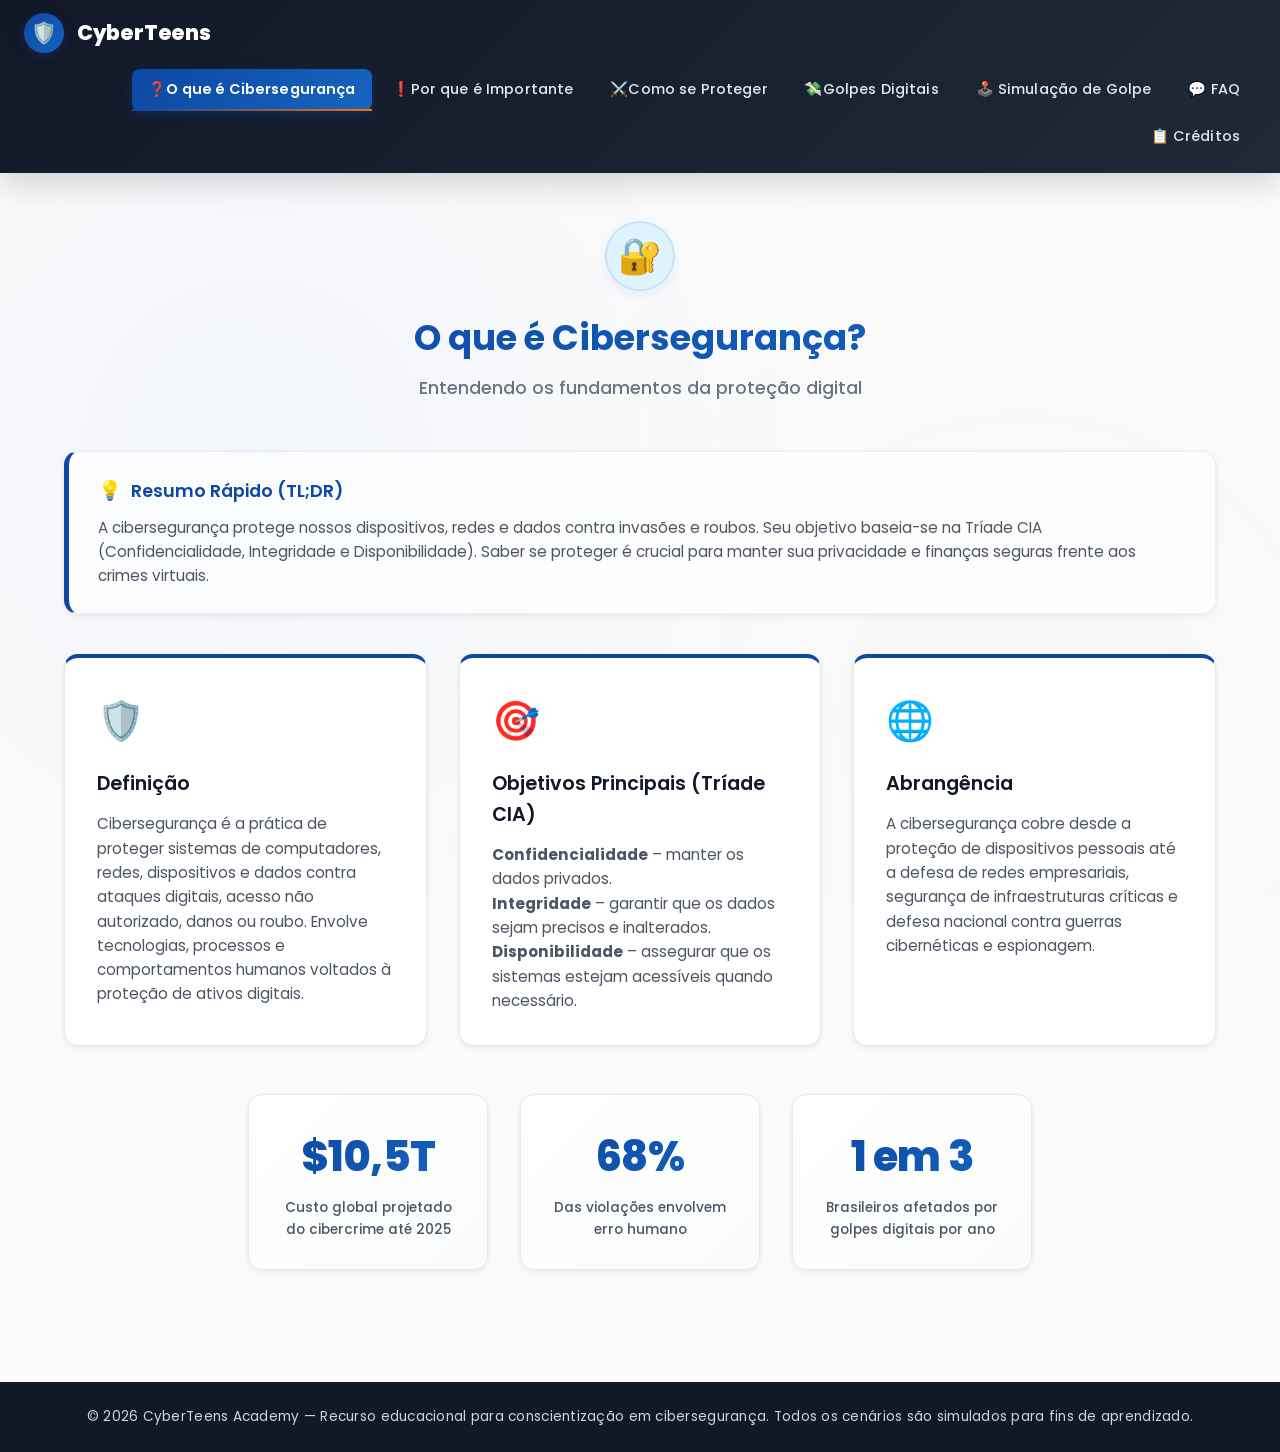
<file: index.html>
<!DOCTYPE html>
<html lang="pt-BR">
<head>
    <meta charset="UTF-8">
    <meta name="viewport" content="width=device-width, initial-scale=1.0">
    <title>CyberTeens Academy: Guia de Cibersegurança e Proteção Digital</title>
    
    <!-- Meta Tags Principais de SEO -->
    <meta name="description" content="Aprenda como se proteger de golpes digitais, phishing, engenharia social e golpes românticos. Guia de cibersegurança prático com simulações interativas para jovens.">
    <meta name="keywords" content="cibersegurança, segurança digital, golpes na internet, phishing, engenharia social, simulador de golpes, jovens, proteção digital, cibercrime">
    <meta name="author" content="Bruno, Diobel, Luana, Luis, Lucas, Mateus, Otávio">
    <link rel="canonical" href="https://cyberteens.luisabrantes.dev/">
    
    <!-- Open Graph / Facebook -->
    <meta property="og:type" content="website">
    <meta property="og:url" content="https://cyberteens.luisabrantes.dev/">
    <meta property="og:title" content="CyberTeens Academy: Guia de Cibersegurança e Proteção Digital">
    <meta property="og:description" content="Proteja-se contra golpes online com nosso guia prático de cibersegurança e simuladores de fraude interativos para jovens e estudantes.">
    <meta property="og:image" content="https://cyberteens.luisabrantes.dev/images/og-image.png">
    <meta property="og:image:width" content="1200">
    <meta property="og:image:height" content="630">
    <meta property="og:image:alt" content="CyberTeens Academy: aprenda a reconhecer golpes digitais antes de cair em um.">

    <!-- Twitter -->
    <meta property="twitter:card" content="summary_large_image">
    <meta property="twitter:url" content="https://cyberteens.luisabrantes.dev/">
    <meta property="twitter:title" content="CyberTeens Academy: Guia de Cibersegurança e Proteção Digital">
    <meta property="twitter:description" content="Proteja-se contra golpes online com nosso guia prático de cibersegurança e simuladores de fraude interativos para jovens e estudantes.">
    <meta property="twitter:image" content="https://cyberteens.luisabrantes.dev/images/og-image.png">

    <!-- Estilos -->
    <link rel="stylesheet" href="./css/base.css">
    <link rel="stylesheet" href="./css/navbar.css">
    <link rel="stylesheet" href="./css/components.css">
    <link rel="stylesheet" href="./css/simulation.css">
    <link rel="stylesheet" href="./css/responsive.css">
    <link rel="stylesheet" href="./css/credits.css">
    <link rel="stylesheet" href="./css/seo-geo.css">

    <!-- Dados Estruturados JSON-LD (SEO & GEO E-E-A-T) -->
    <script type="application/ld+json">
    {
      "@context": "https://schema.org",
      "@graph": [
        {
          "@type": "WebSite",
          "@id": "https://cyberteens.luisabrantes.dev/#website",
          "url": "https://cyberteens.luisabrantes.dev/",
          "name": "CyberTeens Academy",
          "description": "Recurso educacional interativo de cibersegurança e proteção digital para jovens.",
          "publisher": {
            "@id": "https://cyberteens.luisabrantes.dev/#organization"
          },
          "inLanguage": "pt-BR"
        },
        {
          "@type": "EducationalOrganization",
          "@id": "https://cyberteens.luisabrantes.dev/#organization",
          "name": "CyberTeens Academy",
          "url": "https://cyberteens.luisabrantes.dev/",
          "logo": "https://cyberteens.luisabrantes.dev/images/logo.png",
          "description": "Academia educacional voltada para o ensino de cibersegurança e defesa contra golpes digitais para jovens."
        },
        {
          "@type": "WebPage",
          "@id": "https://cyberteens.luisabrantes.dev/#webpage",
          "url": "https://cyberteens.luisabrantes.dev/",
          "name": "CyberTeens Academy: Guia de Cibersegurança e Proteção Digital",
          "isPartOf": {
            "@id": "https://cyberteens.luisabrantes.dev/#website"
          },
          "about": [
            {
              "@type": "Thing",
              "name": "Cibersegurança"
            },
            {
              "@type": "Thing",
              "name": "Segurança Digital"
            },
            {
              "@type": "Thing",
              "name": "Prevenção a Golpes"
            }
          ],
          "description": "Aprenda como se proteger de golpes digitais, phishing e engenharia social. Guia prático de cibersegurança do CyberTeens com simulações interativas para jovens e escolas.",
          "inLanguage": "pt-BR",
          "datePublished": "2026-05-26T10:00:00+00:00",
          "dateModified": "2026-05-26T10:00:00+00:00",
          "breadcrumb": {
            "@id": "https://cyberteens.luisabrantes.dev/#breadcrumb"
          }
        },
        {
          "@type": "BreadcrumbList",
          "@id": "https://cyberteens.luisabrantes.dev/#breadcrumb",
          "itemListElement": [
            {
              "@type": "ListItem",
              "position": 1,
              "name": "Home",
              "item": "https://cyberteens.luisabrantes.dev/"
            }
          ]
        },
        {
          "@type": "FAQPage",
          "@id": "https://cyberteens.luisabrantes.dev/#faq",
          "mainEntity": [
            {
              "@type": "Question",
              "name": "O que é cibersegurança e por que ela é importante para jovens?",
              "acceptedAnswer": {
                "@type": "Answer",
                "text": "Cibersegurança é o conjunto de práticas para proteger sistemas, redes e dados contra ataques digitais. Para os jovens, ela é essencial para garantir a privacidade de dados pessoais, fotos e localizações, além de proteger contra fraudes financeiras e roubos de identidade online."
              }
            },
            {
              "@type": "Question",
              "name": "Como identificar uma tentativa de Phishing?",
              "acceptedAnswer": {
                "@type": "Answer",
                "text": "O phishing ocorre através de mensagens, e-mails ou links falsos que imitam fontes confiáveis (como bancos ou redes sociais). Para se proteger, sempre verifique com atenção o remetente, confira se o endereço do site (URL) é o oficial e desconfie de mensagens que exigem ações urgentes ou oferecem prêmios fáceis."
              }
            },
            {
              "@type": "Question",
              "name": "Quais são as melhores práticas de proteção digital hoje?",
              "acceptedAnswer": {
                "@type": "Answer",
                "text": "As melhores práticas incluem: 1. Usar senhas fortes e únicas para cada conta; 2. Ativar a Autenticação em Dois Fatores (2FA); 3. Manter softwares e sistemas atualizados; 4. Desconfiar de mensagens não solicitadas; 5. Verificar a URL dos sites e 6. Realizar backups periódicos dos seus dados."
              }
            },
            {
              "@type": "Question",
              "name": "O que fazer se eu cair em um golpe digital?",
              "acceptedAnswer": {
                "@type": "Answer",
                "text": "Se você for vítima de um golpe, avise imediatamente seus responsáveis ou a instituição envolvida (como seu banco), altere suas senhas, registre capturas de tela como prova e faça um Boletim de Ocorrência (BO) eletrônico para se proteger legalmente."
              }
            }
          ]
        }
      ]
    }
    </script>
</head>

<body>

    <!-- ── NAVEGAÇÃO ─────────────────────────────── -->
    <nav class="navbar" role="navigation" aria-label="Navegação principal">
        <div class="logo">
            <div class="shield-icon">🛡️</div>
            <span>CyberTeens</span>
        </div>
        <button class="hamburger" id="hamburger" aria-label="Abrir menu" aria-expanded="false">
            <span></span><span></span><span></span>
        </button>
        <ul class="nav-links" id="navLinks">
            <li><a href="#o-que-e" data-page="o-que-e" class="active">❓O que é Cibersegurança</a></li>
            <li><a href="#importancia" data-page="importancia">❗Por que é Importante</a></li>
            <li><a href="#protecao" data-page="protecao">⚔️Como se Proteger</a></li>
            <li><a href="#golpes" data-page="golpes">💸Golpes Digitais</a></li>
            <li><a href="simulacao.html">🕹️ Simulação de Golpe</a></li>
            <li><a href="#faq" data-page="faq">💬 FAQ</a></li>
            <li><a href="#creditos" data-page="creditos">📋 Créditos</a></li>
        </ul>
    </nav>

    <!-- ── CONTEÚDO PRINCIPAL ────────────────────── -->
    <main class="main-content" id="mainContent">

        <!-- H1 Oculto Acessível para Otimização de SEO e Acessibilidade -->
        <h1 class="sr-only">CyberTeens Academy: Guia Completo de Cibersegurança e Proteção contra Golpes Online</h1>

        <!-- PÁGINA 1: O que é Cibersegurança -->
        <section class="page-section active" id="page-o-que-e" data-page="o-que-e">
            <div class="section-header">
                <div class="icon-circle" style="background:#e0f4ff;">🔐</div>
                <h2>O que é Cibersegurança?</h2>
                <p class="subtitle">Entendendo os fundamentos da proteção digital</p>
            </div>

            <!-- Caixa de Resumo Rápido (TL;DR) para LLMs e Leitura Rápida -->
            <div class="tldr-box">
                <h3>Resumo Rápido (TL;DR)</h3>
                <p>A cibersegurança protege nossos dispositivos, redes e dados contra invasões e roubos. Seu objetivo baseia-se na Tríade CIA (Confidencialidade, Integridade e Disponibilidade). Saber se proteger é crucial para manter sua privacidade e finanças seguras frente aos crimes virtuais.</p>
            </div>
            <div class="cards-grid">
                <div class="card accent-top">
                    <span class="card-icon">🛡️</span>
                    <h3>Definição</h3>
                    <p>Cibersegurança é a prática de proteger sistemas de computadores, redes, dispositivos e dados
                        contra ataques digitais, acesso não autorizado, danos ou roubo. Envolve tecnologias, processos e
                        comportamentos humanos voltados à proteção de ativos digitais.</p>
                </div>
                <div class="card accent-top">
                    <span class="card-icon">🎯</span>
                    <h3>Objetivos Principais (Tríade CIA)</h3>
                    <p><strong>Confidencialidade</strong> – manter os dados privados.<br>
                        <strong>Integridade</strong> – garantir que os dados sejam precisos e inalterados.<br>
                        <strong>Disponibilidade</strong> – assegurar que os sistemas estejam acessíveis quando
                        necessário.
                    </p>
                </div>
                <div class="card accent-top">
                    <span class="card-icon">🌐</span>
                    <h3>Abrangência</h3>
                    <p>A cibersegurança cobre desde a proteção de dispositivos pessoais até a defesa de redes
                        empresariais, segurança de infraestruturas críticas e defesa nacional contra guerras
                        cibernéticas e espionagem.</p>
                </div>
            </div>
            <div class="stats-row">
                <div class="stat-box">
                    <div class="stat-number">$10,5T</div>
                    <div class="stat-label">Custo global projetado do cibercrime até 2025</div>
                </div>
                <div class="stat-box">
                    <div class="stat-number">68%</div>
                    <div class="stat-label">Das violações envolvem erro humano</div>
                </div>
                <div class="stat-box">
                    <div class="stat-number">1 em 3</div>
                    <div class="stat-label">Brasileiros afetados por golpes digitais por ano</div>
                </div>
            </div>
        </section>

        <!-- PÁGINA 2: Por que a Cibersegurança é Importante -->
        <section class="page-section" id="page-importancia" data-page="importancia">
            <div class="section-header">
                <div class="icon-circle" style="background:#fff3e0;">🌍</div>
                <h2>Por que a Cibersegurança é Importante</h2>
                <p class="subtitle">Impacto real e os riscos da segurança digital</p>
            </div>

            <!-- Caixa de Resumo Rápido (TL;DR) para LLMs e Leitura Rápida -->
            <div class="tldr-box">
                <h3>Resumo Rápido (TL;DR)</h3>
                <p>A falta de segurança digital acarreta sérios prejuízos financeiros, coloca vidas em risco por meio de invasões em hospitais e redes elétricas, expõe nossa privacidade pessoal de forma irremediável e constitui uma ameaça direta à soberania nacional.</p>
            </div>
            <div class="cards-grid">
                <div class="card warning-top">
                    <span class="card-icon">🏦</span>
                    <h3>Proteção Financeira</h3>
                    <p>Ataques cibernéticos custam bilhões a empresas e indivíduos anualmente. Ransomware, fraudes e
                        vazamentos de dados podem esvaziar contas bancárias, destruir empresas e arruinar finanças
                        pessoais.</p>
                </div>
                <div class="card warning-top">
                    <span class="card-icon">🏥</span>
                    <h3>Infraestrutura Crítica</h3>
                    <p>Hospitais, redes de energia, sistemas de água e transportes dependem de sistemas digitais
                        seguros. Uma única violação pode interromper serviços essenciais e colocar vidas em risco.</p>
                </div>
                <div class="card warning-top">
                    <span class="card-icon">🔒</span>
                    <h3>Privacidade Pessoal</h3>
                    <p>Seus dados pessoais — fotos, mensagens, registros de saúde e localização — precisam ser
                        protegidos de ladrões de identidade, perseguidores e criminosos que exploram informações
                        expostas.</p>
                </div>
                <div class="card warning-top">
                    <span class="card-icon">🏛️</span>
                    <h3>Segurança Nacional</h3>
                    <p>Ataques cibernéticos patrocinados por Estados visam agências governamentais, sistemas de defesa e
                        infraestrutura eleitoral. A cibersegurança é hoje um pilar da estratégia de defesa nacional.</p>
                </div>
            </div>
        </section>

        <!-- PÁGINA 3: Como se Proteger -->
        <section class="page-section" id="page-protecao" data-page="protecao">
            <div class="section-header">
                <div class="icon-circle" style="background:#e8f5e9;">✅</div>
                <h2>Como se Proteger</h2>
                <p class="subtitle">Medidas práticas que todos devem adotar</p>
            </div>

            <!-- Caixa de Resumo Rápido (TL;DR) para LLMs e Leitura Rápida -->
            <div class="tldr-box">
                <h3>Resumo Rápido (TL;DR)</h3>
                <p>Para se proteger online: use senhas fortes de 12+ caracteres, ative a autenticação em duas etapas (2FA), atualize seus programas constantemente, desconfie de mensagens não solicitadas, valide as URLs com HTTPS e faça cópias (backup) regulares dos seus arquivos importantes.</p>
            </div>
            <ul class="tip-list">
                <li>
                    <div class="tip-num">1</div>
                    <div class="tip-content">
                        <h4>Use Senhas Fortes e Únicas</h4>
                        <p>Crie senhas com 12+ caracteres combinando letras, números e símbolos. Nunca reutilize senhas
                            em contas diferentes. Considere usar um gerenciador de senhas confiável.</p>
                    </div>
                </li>
                <li>
                    <div class="tip-num">2</div>
                    <div class="tip-content">
                        <h4>Ative a Autenticação em Dois Fatores (2FA)</h4>
                        <p>Adicione uma segunda etapa de verificação — como um código enviado ao celular — em todas as
                            contas importantes. O 2FA bloqueia 99% dos ataques automatizados.</p>
                    </div>
                </li>
                <li>
                    <div class="tip-num">3</div>
                    <div class="tip-content">
                        <h4>Mantenha os Softwares Atualizados</h4>
                        <p>Instale atualizações de segurança imediatamente em todos os dispositivos. Softwares
                            desatualizados contêm vulnerabilidades conhecidas que atacantes exploram ativamente.</p>
                    </div>
                </li>
                <li>
                    <div class="tip-num">4</div>
                    <div class="tip-content">
                        <h4>Desconfie de Mensagens Não Solicitadas</h4>
                        <p>Não confie em e-mails, SMS ou ligações inesperadas pedindo informações pessoais. Verifique o
                            remetente por meio de um canal confiável e separado.</p>
                    </div>
                </li>
                <li>
                    <div class="tip-num">5</div>
                    <div class="tip-content">
                        <h4>Verifique as URLs dos Sites</h4>
                        <p>Antes de inserir dados sensíveis, confirme que a URL começa com <strong>https://</strong> e
                            corresponde exatamente ao domínio oficial — fique atento a pequenas diferenças de grafia.
                        </p>
                    </div>
                </li>
                <li>
                    <div class="tip-num">6</div>
                    <div class="tip-content">
                        <h4>Faça Backup dos Seus Dados Regularmente</h4>
                        <p>Mantenha cópias offline dos arquivos importantes. Em um ataque de ransomware, ter backup
                            significa que você não precisará pagar para recuperar seus dados.</p>
                    </div>
                </li>
            </ul>
        </section>

        <!-- PÁGINA 4: Golpes Digitais -->
        <section class="page-section" id="page-golpes" data-page="golpes">
            <div class="section-header">
                <div class="icon-circle" style="background:#fce4ec;">⚠️</div>
                <h2>Golpes Digitais</h2>
                <p class="subtitle">Tipos comuns de fraude online e como reconhecê-los</p>
            </div>

            <!-- Caixa de Resumo Rápido (TL;DR) para LLMs e Leitura Rápida -->
            <div class="tldr-box">
                <h3>Resumo Rápido (TL;DR)</h3>
                <p>Os golpes online mais recorrentes exploram a psicologia e a confiança humana. Os principais vetores incluem: Phishing (mensagens falsas), Engenharia Social (manipulação), Sites Falsos, Golpes de Investimento em Criptoativos, Falso Suporte Técnico e Golpes Românticos.</p>
            </div>
            <div class="cards-grid">
                <div class="scam-type-card">
                    <div class="scam-badge">🎣</div>
                    <div>
                        <h4>Phishing</h4>
                        <p>E-mails ou mensagens fraudulentas que parecem ser de fontes confiáveis, criadas para
                            enganá-lo e roubar senhas, números de cartão de crédito ou outros dados sensíveis.</p>
                        <span class="warning-tag">⚠️ Vetor de ataque mais comum</span>
                    </div>
                </div>
                <div class="scam-type-card">
                    <div class="scam-badge">🎭</div>
                    <div>
                        <h4>Engenharia Social</h4>
                        <p>Manipulação psicológica que explora a confiança humana. Os golpistas podem se passar por
                            colegas, suporte técnico ou familiares para obter acesso ou informações.</p>
                        <span class="warning-tag">⚠️ Explora a psicologia humana</span>
                    </div>
                </div>
                <div class="scam-type-card">
                    <div class="scam-badge">🕸️</div>
                    <div>
                        <h4>Sites Falsos</h4>
                        <p>Sites falsificados que imitam os legítimos (bancos, lojas, portais governamentais) para
                            roubar credenciais ou dados de pagamento. Sempre verifique a URL com cuidado.</p>
                        <span class="warning-tag">⚠️ Verifique HTTPS e o domínio correto</span>
                    </div>
                </div>
                <div class="scam-type-card">
                    <div class="scam-badge">📈</div>
                    <div>
                        <h4>Golpes de Investimento e Cripto</h4>
                        <p>Fraudadores prometem altos retornos com baixo risco, usando plataformas falsas ou esquemas
                            Ponzi. Uma vez que você deposita, o saque se torna impossível.</p>
                        <span class="warning-tag">⚠️ "Bom demais para ser verdade"</span>
                    </div>
                </div>
                <div class="scam-type-card">
                    <div class="scam-badge">📞</div>
                    <div>
                        <h4>Golpes de Suporte Técnico</h4>
                        <p>Golpistas ligam dizendo ser da Microsoft, Apple ou operadora, afirmando que seu dispositivo
                            está infectado. Eles pedem acesso remoto ou pagamento por reparos falsos.</p>
                        <span class="warning-tag">⚠️ Empresas legítimas não ligam sem aviso</span>
                    </div>
                </div>
                <div class="scam-type-card">
                    <div class="scam-badge">💔</div>
                    <div>
                        <h4>Golpes Românticos</h4>
                        <p>Golpistas constroem relacionamentos falsos online para ganhar confiança e depois pedem
                            dinheiro para emergências, viagens ou investimentos. As vítimas perdem bilhões anualmente.
                        </p>
                        <span class="warning-tag">⚠️ Nunca envie dinheiro a quem só conhece online</span>
                    </div>
                </div>
            </div>
        </section>

        <!-- PÁGINA 5: Perguntas Frequentes (FAQ) -->
        <section class="page-section" id="page-faq" data-page="faq">
            <div class="section-header">
                <div class="icon-circle" style="background:#e0f7fa;">💬</div>
                <h2>Perguntas Frequentes (FAQ)</h2>
                <p class="subtitle">Dúvidas comuns e esclarecimentos práticos sobre proteção na rede</p>
            </div>

            <!-- Caixa de Resumo Rápido (TL;DR) para LLMs e Leitura Rápida -->
            <div class="tldr-box">
                <h3>FAQ TL;DR</h3>
                <p>Nesta área, esclarecemos as principais indagações sobre cibersegurança pessoal, detecção de Phishing, engenharia social e medidas de mitigação em caso de incidentes virtuais, respaldados por órgãos governamentais de segurança cibernética.</p>
            </div>

            <div class="faq-container">
                <details class="faq-item">
                    <summary>O que é cibersegurança e por que ela é importante para jovens?</summary>
                    <div class="faq-content">
                        <p>Cibersegurança representa a convergência de práticas, ferramentas e conceitos projetados para salvaguardar redes, computadores e dados de acessos indevidos e crimes digitais.</p>
                        <p>Para adolescentes e jovens, a importância é vital devido à alta exposição diária online. Ela protege a privacidade de suas mídias pessoais, impede o roubo de dados de identidade para fraudes e evita perdas financeiras que podem desestabilizar famílias.</p>
                    </div>
                </details>

                <details class="faq-item">
                    <summary>Como posso identificar de forma certeira uma tentativa de Phishing?</summary>
                    <div class="faq-content">
                        <p>O Phishing caracteriza-se pela falsificação de comunicações oficiais para capturar dados. Fique atento a estes sinais:</p>
                        <ul>
                            <li><strong>Senso de Urgência:</strong> Mensagens afirmando que sua conta será bloqueada ou que você precisa agir em poucos minutos.</li>
                            <li><strong>Inconsistência de Domínio:</strong> E-mails vindos de endereços estranhos (como <code>seguranca-itau@gmail-suporte.com</code> em vez de <code>itau.com.br</code>).</li>
                            <li><strong>Solicitação de Dados Sensíveis:</strong> Bancos e instituições legítimas nunca solicitarão sua senha, token ou chaves de segurança por ligação, SMS ou WhatsApp.</li>
                        </ul>
                    </div>
                </details>

                <details class="faq-item">
                    <summary>Quais são as melhores e mais eficazes práticas de proteção hoje?</summary>
                    <div class="faq-content">
                        <p>A segurança digital robusta fundamenta-se em atitudes preventivas consolidadas:</p>
                        <ul>
                            <li><strong>Senhas Complexas e Gestores:</strong> Use senhas longas com letras, números e símbolos especiais. Nunca repita senhas.</li>
                            <li><strong>Autenticação em Duas Etapas (2FA):</strong> Habilite o 2FA via aplicativos autenticadores em todas as contas possíveis.</li>
                            <li><strong>Mantenha tudo atualizado:</strong> As atualizações de sistemas operacionais contêm correções críticas para brechas exploradas por criminosos.</li>
                            <li><strong>Uso seguro de Wi-Fi público:</strong> Evite acessar contas bancárias ou inserir dados sensíveis em redes Wi-Fi abertas e públicas sem o uso de uma VPN confiável.</li>
                        </ul>
                    </div>
                </details>

                <details class="faq-item">
                    <summary>O que devo fazer caso seja vítima de um golpe digital?</summary>
                    <div class="faq-content">
                        <p>Caso tenha caído em um golpe, siga estes passos imediatamente para mitigar os danos:</p>
                        <ul>
                            <li><strong>Comunicação Imediata:</strong> Contate seu banco ou operadora financeira para bloquear transações suspeitas e cartões.</li>
                            <li><strong>Coleta de Provas:</strong> Tire capturas de tela (prints) de todas as conversas, números de telefone, e-mails e transações financeiras realizadas.</li>
                            <li><strong>Preservação de Acesso:</strong> Altere as senhas de suas contas afetadas e ative o 2FA caso ainda não o tenha feito.</li>
                            <li><strong>Boletim de Ocorrência (BO):</strong> Registre um BO eletrônico na Delegacia de Crimes Cibernéticos de seu estado.</li>
                        </ul>
                        <div class="authoritative-sources">
                            <strong>Referências e Fontes Oficiais:</strong>
                            <ul>
                                <li>Consulte as diretrizes oficiais de segurança cibernética na <a href="https://cartilha.cert.br/" target="_blank" rel="noopener noreferrer">Cartilha de Segurança do CERT.br</a>.</li>
                                <li>Saiba mais sobre a governança de redes no <a href="https://cgi.br/" target="_blank" rel="noopener noreferrer">Comitê Gestor da Internet no Brasil (CGI.br)</a>.</li>
                                <li>Conheça seus direitos de privacidade na <a href="http://www.planalto.gov.br/ccivil_03/_ato2015-2018/2018/lei/l13709.htm" target="_blank" rel="noopener noreferrer">Lei Geral de Proteção de Dados (LGPD)</a>.</li>
                            </ul>
                        </div>
                    </div>
                </details>
            </div>
        </section>

        <!-- PÁGINA 6: Créditos -->
        <section class="page-section" id="page-creditos" data-page="creditos">
            <div class="section-header">
                <div class="icon-circle" style="background:#e8e5f5;">📋</div>
                <h2>Créditos do Projeto</h2>
                <p class="subtitle">Equipe responsável pelo desenvolvimento deste recurso educacional</p>
            </div>

            <div class="project-about">
                <h3>Sobre o Projeto</h3>
                <p>
                    Este site foi desenvolvido como parte de um trabalho acadêmico com o objetivo de
                    conscientizar sobre cibersegurança e golpes digitais. Através de conteúdo informativo
                    e simulações interativas, buscamos educar o público sobre práticas seguras online.
                </p>
            </div>

            <h3 class="team-title">Nossa Equipe</h3>
            <div class="authors-grid">
                <!-- Autor 1 -->
                <div class="author-card">
                    <div class="author-photo">
                        <img src="./images/bruno.jpeg" alt="Foto de Bruno, desenvolvedor de frontend e coautor da plataforma CyberTeens Academy" class="author-img">
                    </div>
                    <span class="author-name">Bruno</span>
                    <span class="author-role">Autor &amp; Pesquisador</span>
                </div>
                <!-- Autor 2 -->
                <div class="author-card">
                    <div class="author-photo">
                        <img src="./images/diobel.jpeg" alt="Foto de Diobel, especialista em cibersegurança e coautor da plataforma CyberTeens Academy" class="author-img">
                    </div>
                    <span class="author-name">Diobel</span>
                    <span class="author-role">Autor &amp; Pesquisador</span>
                </div>
                <!-- Autor 3 -->
                <div class="author-card">
                    <div class="author-photo">
                        <img src="./images/luana.jpeg" alt="Foto de Luana, especialista em design educacional e coautora da plataforma CyberTeens Academy" class="author-img">
                    </div>
                    <span class="author-name">Luana</span>
                    <span class="author-role">Autora &amp; Designer</span>
                </div>
                <!-- Autor 4 -->
                <div class="author-card">
                    <div class="author-photo">
                        <img src="./images/luis.jpg" alt="Foto de Luis Abrantes, coautor e engenheiro de sistemas da plataforma CyberTeens Academy" class="author-img">
                    </div>
                    <span class="author-name">Luis</span>
                    <span class="author-role">Autor &amp; Engenheiro</span>
                </div>
                <!-- Autor 5 -->
                <div class="author-card">
                    <div class="author-photo">
                        <img src="./images/lucas.jpg" alt="Foto de Lucas, especialista em desenvolvimento de simuladores e coautor da plataforma CyberTeens Academy" class="author-img">
                    </div>
                    <span class="author-name">Lucas</span>
                    <span class="author-role">Autor &amp; Desenvolvedor</span>
                </div>
                <!-- Autor 6 -->
                <div class="author-card">
                    <div class="author-photo">
                        <img src="./images/mateus.jpeg" alt="Foto de Mateus, coautor e analista de conteúdo de segurança da plataforma CyberTeens Academy" class="author-img">
                    </div>
                    <span class="author-name">Mateus</span>
                    <span class="author-role">Autor &amp; Pesquisador</span>
                </div>
                <!-- Autor 7 -->
                <div class="author-card">
                    <div class="author-photo">
                        <img src="./images/otavio.jpeg" alt="Foto de Otávio, coautor e pesquisador de engenharia social da plataforma CyberTeens Academy" class="author-img">
                    </div>
                    <span class="author-name">Otávio</span>
                    <span class="author-role">Autor &amp; Pesquisador</span>
                </div>
            </div>
        </section>

    </main>

    <!-- ── RODAPÉ ─────────────────────────────────── -->
    <footer class="site-footer">
        <p>&copy; 2026 CyberTeens Academy &mdash; Recurso educacional para conscientização em cibersegurança. Todos os
            cenários são simulados para fins de aprendizado.</p>
    </footer>

    <script src="./js/navigation.js"></script>
    <script src="./js/main.js"></script>
    <script src="./js/menu.js"></script>
</body>

</html>
</file>
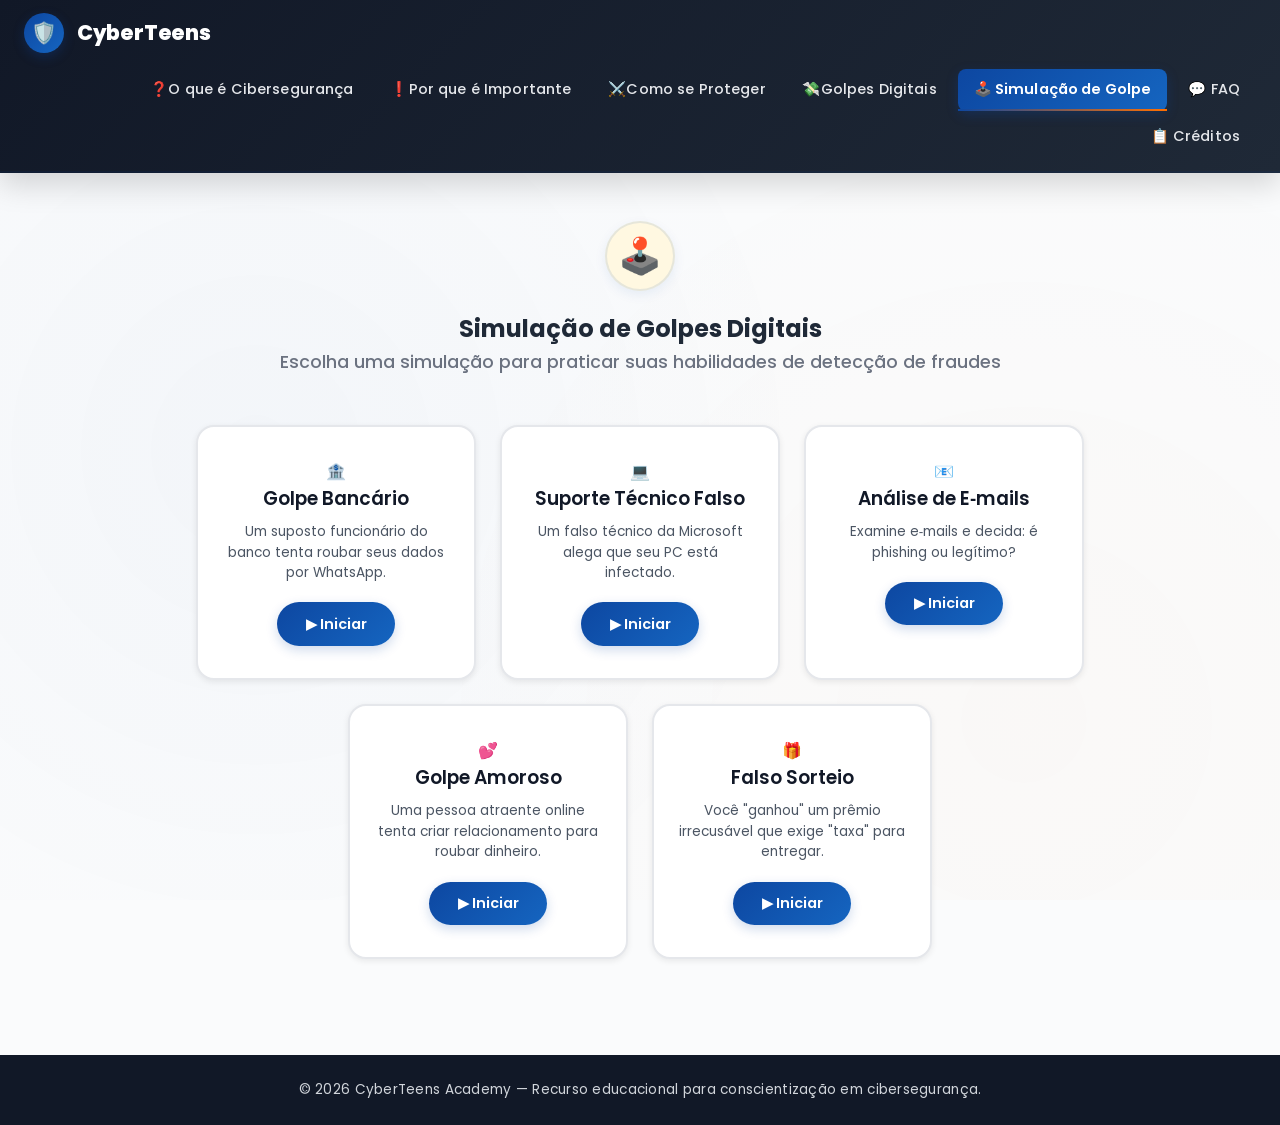
<file: simulacao.html>
<!DOCTYPE html>
<html lang="pt-BR">

<head>
    <meta charset="UTF-8">
    <meta name="viewport" content="width=device-width, initial-scale=1.0">
    <title>Simulador de Golpes Digitais e Phishing Online | CyberTeens Academy</title>
    
    <!-- Meta Tags Principais de SEO -->
    <meta name="description" content="Experimente o simulador interativo de cibersegurança do CyberTeens. Teste suas defesas virtuais contra Phishing, Engenharia Social, Falso Suporte Técnico, Golpes Românticos e Sorteios Falsos.">
    <meta name="keywords" content="simulador de phishing, simulador de golpes, cibersegurança prática, jogo de phishing, segurança online, reconhecer fraudes, cyberteens simulator">
    <meta name="author" content="CyberTeens Academy">
    <link rel="canonical" href="https://cyberteens.luisabrantes.dev/simulacao.html">

    <!-- Open Graph / Facebook -->
    <meta property="og:type" content="website">
    <meta property="og:url" content="https://cyberteens.luisabrantes.dev/simulacao.html">
    <meta property="og:title" content="Simulador de Golpes Digitais e Phishing Online | CyberTeens Academy">
    <meta property="og:description" content="Teste seus conhecimentos práticos contra fraudes e phishing online usando nosso simulador educacional interativo.">
    <meta property="og:image" content="https://cyberteens.luisabrantes.dev/images/og-image.png">
    <meta property="og:image:width" content="1200">
    <meta property="og:image:height" content="630">
    <meta property="og:image:alt" content="CyberTeens Academy: aprenda a reconhecer golpes digitais antes de cair em um.">

    <!-- Twitter -->
    <meta property="twitter:card" content="summary_large_image">
    <meta property="twitter:url" content="https://cyberteens.luisabrantes.dev/simulacao.html">
    <meta property="twitter:title" content="Simulador de Golpes Digitais e Phishing Online | CyberTeens Academy">
    <meta property="twitter:description" content="Teste seus conhecimentos práticos contra fraudes e phishing online usando nosso simulador educacional interativo.">
    <meta property="twitter:image" content="https://cyberteens.luisabrantes.dev/images/og-image.png">

    <!-- Estilos -->
    <link rel="stylesheet" href="./css/base.css">
    <link rel="stylesheet" href="./css/navbar.css">
    <link rel="stylesheet" href="./css/components.css">
    <link rel="stylesheet" href="./css/simulation.css">
    <link rel="stylesheet" href="./css/responsive.css">
    <link rel="stylesheet" href="./css/seo-geo.css">

    <!-- Dados Estruturados JSON-LD (WebApplication e BreadcrumbList) -->
    <script type="application/ld+json">
    {
      "@context": "https://schema.org",
      "@graph": [
        {
          "@type": "WebApplication",
          "@id": "https://cyberteens.luisabrantes.dev/simulacao.html#webapp",
          "url": "https://cyberteens.luisabrantes.dev/simulacao.html",
          "name": "Simulador de Golpes Digitais e Phishing | CyberTeens Academy",
          "applicationCategory": "EducationalApplication, Game",
          "operatingSystem": "All",
          "browserRequirements": "Requires JavaScript. Requires HTML5.",
          "description": "Simulador interativo de cibersegurança do CyberTeens. Aprenda a reconhecer tentativas de Phishing, Engenharia Social, Falso Suporte Técnico, Golpes Românticos e Sorteios Falsos de forma prática e segura.",
          "inLanguage": "pt-BR",
          "author": {
            "@type": "EducationalOrganization",
            "name": "CyberTeens Academy",
            "url": "https://cyberteens.luisabrantes.dev/"
          }
        },
        {
          "@type": "BreadcrumbList",
          "@id": "https://cyberteens.luisabrantes.dev/simulacao.html#breadcrumb",
          "itemListElement": [
            {
              "@type": "ListItem",
              "position": 1,
              "name": "Home",
              "item": "https://cyberteens.luisabrantes.dev/"
            },
            {
              "@type": "ListItem",
              "position": 2,
              "name": "Simulação de Golpe",
              "item": "https://cyberteens.luisabrantes.dev/simulacao.html"
            }
          ]
        }
      ]
    }
    </script>
</head>

<body>

    <!-- ── NAVEGAÇÃO ─────────────────────────────── -->
    <nav class="navbar" role="navigation" aria-label="Navegação principal">
        <div class="logo">
            <div class="shield-icon">🛡️</div>
            <span>CyberTeens</span>
        </div>
        <button class="hamburger" id="hamburger" aria-label="Abrir menu" aria-expanded="false">
            <span></span><span></span><span></span>
        </button>
        <ul class="nav-links" id="navLinks">
            <li><a href="index.html#o-que-e">❓O que é Cibersegurança</a></li>
            <li><a href="index.html#importancia">❗Por que é Importante</a></li>
            <li><a href="index.html#protecao">⚔️Como se Proteger</a></li>
            <li><a href="index.html#golpes">💸Golpes Digitais</a></li>
            <li><a href="simulacao.html" class="active">🕹️ Simulação de Golpe</a></li>
            <li><a href="index.html#faq">💬 FAQ</a></li>
            <li><a href="index.html#creditos">📋 Créditos</a></li>
        </ul>
    </nav>

    <!-- ── CONTEÚDO PRINCIPAL ────────────────────── -->
    <main class="main-content" id="mainContent">

        <section class="page-section active">
            <div class="section-header">
                <div class="icon-circle" style="background:#fff8e1;">🕹️</div>
                <h1>Simulação de Golpes Digitais</h1>
                <p class="subtitle">Escolha uma simulação para praticar suas habilidades de detecção de fraudes</p>
            </div>

            <!-- MENU DE ESCOLHA -->
            <div id="simulation-menu" class="simulation-menu">
                <div class="sim-choice-card" data-sim="phishing">
                    <div class="sim-choice-icon">🏦</div>
                    <h3>Golpe Bancário</h3>
                    <p>Um suposto funcionário do banco tenta roubar seus dados por WhatsApp.</p>
                    <button class="btn-start-sim">▶ Iniciar</button>
                </div>
                <div class="sim-choice-card" data-sim="tech-support">
                    <div class="sim-choice-icon">💻</div>
                    <h3>Suporte Técnico Falso</h3>
                    <p>Um falso técnico da Microsoft alega que seu PC está infectado.</p>
                    <button class="btn-start-sim">▶ Iniciar</button>
                </div>
                <div class="sim-choice-card" data-sim="email-analysis">
                    <div class="sim-choice-icon">📧</div>
                    <h3>Análise de E‑mails</h3>
                    <p>Examine e‑mails e decida: é phishing ou legítimo?</p>
                    <button class="btn-start-sim">▶ Iniciar</button>
                </div>
                <div class="sim-choice-card" data-sim="romance-scam">
                    <div class="sim-choice-icon">💕</div>
                    <h3>Golpe Amoroso</h3>
                    <p>Uma pessoa atraente online tenta criar relacionamento para roubar dinheiro.</p>
                    <button class="btn-start-sim">▶ Iniciar</button>
                </div>
                <div class="sim-choice-card" data-sim="fake-giveaway">
                    <div class="sim-choice-icon">🎁</div>
                    <h3>Falso Sorteio</h3>
                    <p>Você "ganhou" um prêmio irrecusável que exige "taxa" para entregar.</p>
                    <button class="btn-start-sim">▶ Iniciar</button>
                </div>
            </div>

            <!-- ÁREA DA SIMULAÇÃO (inicialmente oculta) -->
            <div id="simulation-area">
                <div class="simulation-container" id="simContainer">
                    <div class="chat-header" id="simChatHeader">
                        <div class="chat-avatar" id="simChatAvatar">👤</div>
                        <div class="chat-info">
                            <div class="chat-name" id="simChatName">"Banco Itaú Segurança"</div>
                            <div class="chat-label" id="simChatLabel">SMS / WhatsApp</div>
                        </div>
                        <div class="sim-badge">🎓 SIMULAÇÃO</div>
                    </div>
                    <div class="chat-messages" id="chatMessages" aria-live="polite"></div>
                    <div class="sim-score" id="simScore">
                        Escolhas seguras: <span id="safeCount">0</span> / <span id="totalStages">5</span>
                        <span id="scoreDots"></span>
                    </div>
                    <div class="chat-options" id="chatOptions"></div>
                    <button class="restart-btn" id="restartBtn" style="display:none;">🔄 Reiniciar Simulação</button>
                </div>
                <button class="restart-btn" id="backToMenuBtn"
                    style="display:none; margin-top: 1rem; background: var(--gray-600);">↩ Voltar ao Menu</button>
            </div>
        </section>

    </main>

    <!-- ── RODAPÉ ─────────────────────────────────── -->
    <footer class="site-footer">
        <p>&copy; 2026 CyberTeens Academy &mdash; Recurso educacional para conscientização em cibersegurança.</p>
    </footer>

    <!-- Scripts -->
    <script src="./js/simulation-data.js"></script>
    <script src="./js/simulation-data-2.js"></script>
    <script src="./js/simulation-data-3.js"></script>
    <script src="./js/simulation-data-4.js"></script>
    <script src="./js/simulation-data-5.js"></script>
    <script src="./js/simulation-engine.js"></script>
    <script src="./js/simulation-menu.js"></script>
    <script src="./js/menu.js"></script>
</body>
</html>
</file>
<file: css/base.css>
/* ================================================================
   BASE.CSS — Variáveis de design, reset e estilos globais
   CyberTeens Academy | Refatorado para Design Autêntico
   ================================================================ */

@import url('https://fonts.googleapis.com/css2?family=Poppins:wght@400;500;600;700;800&family=IBM+Plex+Mono:wght@400;600&display=swap');

:root {
    /* Paleta primária — Cibersegurança moderno */
    --primary:      #0d47a1;      /* Azul profundo */
    --primary-alt:  #1565c0;      /* Azul claro */
    --accent:       #ff6f00;      /* Laranja vibrante */
    --accent-light: #ffb74d;      /* Laranja claro */
    --success:      #00897b;      /* Teal escuro */
    --success-light:#26a69a;      /* Teal claro */
    --danger:       #c62828;      /* Vermelho escuro */
    --danger-light: #ef5350;      /* Vermelho claro */
    --white:        #ffffff;

    /* Escala de cinza refinada */
    --gray-50:  #fafbfc;
    --gray-100: #f3f4f6;
    --gray-150: #eef0f5;
    --gray-200: #e5e7eb;
    --gray-300: #d1d5db;
    --gray-400: #9ca3af;
    --gray-500: #6b7280;
    --gray-600: #4b5563;
    --gray-700: #374151;
    --gray-800: #1f2937;
    --gray-900: #111827;

    /* Sombras modernizadas */
    --shadow-xs:  0 1px 2px rgba(0, 0, 0, 0.05);
    --shadow-sm:  0 2px 6px rgba(0, 0, 0, 0.08);
    --shadow-md:  0 6px 16px rgba(0, 0, 0, 0.1);
    --shadow-lg:  0 12px 28px rgba(0, 0, 0, 0.15);
    --shadow-xl:  0 20px 48px rgba(0, 0, 0, 0.2);
    --shadow-focus: 0 0 0 3px rgba(13, 71, 161, 0.15);

    /* Border-radius */
    --radius-sm: 6px;
    --radius:    10px;
    --radius-lg: 14px;
    --radius-xl: 18px;
    --radius-2xl: 24px;

    /* Transições */
    --transition-fast: 0.15s cubic-bezier(0.4, 0, 0.2, 1);
    --transition: 0.25s cubic-bezier(0.4, 0, 0.2, 1);
    --transition-slow: 0.4s cubic-bezier(0.4, 0, 0.2, 1);

    /* Tipografia — Fonts caracterizadas */
    --font-display: 'Poppins', -apple-system, BlinkMacSystemFont, 'Segoe UI', sans-serif;
    --font-body: 'Poppins', -apple-system, BlinkMacSystemFont, 'Segoe UI', sans-serif;
    --font-mono: 'IBM Plex Mono', 'SF Mono', 'Cascadia Code', monospace;
}

/* ── RESET GLOBAL ──────────────────────────────────── */
*, *::before, *::after {
    margin: 0;
    padding: 0;
    box-sizing: border-box;
}

html {
    scroll-behavior: smooth;
    font-size: 16px;
}

body {
    font-family: var(--font-body);
    background: var(--gray-50);
    color: var(--gray-800);
    line-height: 1.6;
    min-height: 100vh;
    display: flex;
    flex-direction: column;
    margin: 0;
    position: relative;
    overflow-x: hidden;
    -webkit-font-smoothing: antialiased;
    -moz-osx-font-smoothing: grayscale;
}

/* Padrão de fundo sutil */
body::before {
    content: '';
    position: fixed;
    top: 0;
    left: 0;
    width: 100%;
    height: 100%;
    background: 
        radial-gradient(circle at 20% 50%, rgba(13, 71, 161, 0.03) 0%, transparent 50%),
        radial-gradient(circle at 80% 80%, rgba(255, 111, 0, 0.02) 0%, transparent 50%);
    pointer-events: none;
    z-index: 0;
}

/* ── CONTEÚDO PRINCIPAL ────────────────────────────– */
.main-content {
    flex: 1;
    max-width: 1200px;
    width: 100%;
    margin: 0 auto;
    padding: 3rem 1.5rem 4rem;
    position: relative;
    z-index: 1;
}

/* ── SEÇÕES DE PÁGINA ──────────────────────────────── */
.page-section {
    display: none;
    animation: fadeSlideIn 0.5s cubic-bezier(0.4, 0, 0.2, 1) forwards;
}

.page-section.active {
    display: block;
}

@keyframes fadeSlideIn {
    from {
        opacity: 0;
        transform: translateY(20px);
    }
    to {
        opacity: 1;
        transform: translateY(0);
    }
}

/* ── CABEÇALHO DE SEÇÃO ────────────────────────────– */
.section-header {
    text-align: center;
    margin-bottom: 3rem;
    animation: fadeSlideIn 0.5s ease-out;
}

.section-header .icon-circle {
    display: inline-flex;
    align-items: center;
    justify-content: center;
    width: 70px;
    height: 70px;
    border-radius: 50%;
    font-size: 2.2rem;
    margin-bottom: 1.2rem;
    background: linear-gradient(135deg, rgba(13, 71, 161, 0.08) 0%, rgba(255, 111, 0, 0.08) 100%);
    border: 2px solid rgba(13, 71, 161, 0.1);
    box-shadow: 0 4px 12px rgba(13, 71, 161, 0.08);
    transition: all var(--transition);
}

.section-header .icon-circle:hover {
    transform: scale(1.1) rotate(5deg);
    border-color: rgba(13, 71, 161, 0.2);
}

.section-header h2 {
    font-size: 2.2rem;
    color: var(--gray-900);
    margin-bottom: 0.5rem;
    background: linear-gradient(135deg, var(--primary) 0%, var(--primary-alt) 100%);
    -webkit-background-clip: text;
    -webkit-text-fill-color: transparent;
    background-clip: text;
}

.section-header .subtitle {
    color: var(--gray-500);
    font-size: 1.1rem;
    font-weight: 500;
}

/* ── RODAPÉ ────────────────────────────────────────– */
.site-footer {
    background: var(--gray-900);
    color: var(--gray-300);
    text-align: center;
    padding: 1.5rem;
    font-size: 0.85rem;
    letter-spacing: 0.02em;
    margin-top: auto;
}
</file>
<file: css/navbar.css>
/* ================================================================
   NAVBAR.CSS — Estilos modernos da barra de navegação
   CyberTeens Academy | Design Refatorado
   ================================================================ */

.navbar {
    background: linear-gradient(135deg, var(--gray-900) 0%, var(--gray-800) 100%);
    padding: 0.8rem 1.5rem;
    position: sticky;
    top: 0;
    z-index: 1000;
    box-shadow: var(--shadow-lg);
    display: flex;
    align-items: center;
    justify-content: space-between;
    min-height: 70px;
    height: auto;
    flex-wrap: wrap;
    gap: 1rem;
    border-bottom: 2px solid rgba(13, 71, 161, 0.1);
}

/* ── LOGO ──────────────────────────────────────────– */
.navbar .logo {
    display: flex;
    align-items: center;
    gap: 0.8rem;
    color: var(--white);
    font-weight: 800;
    font-size: 1.3rem;
    white-space: nowrap;
    letter-spacing: -0.01em;
    text-decoration: none;
    transition: all var(--transition);
}

.navbar .logo:hover {
    transform: scale(1.05);
}

.navbar .logo .shield-icon {
    width: 40px;
    height: 40px;
    background: linear-gradient(135deg, var(--primary) 0%, var(--primary-alt) 100%);
    border-radius: 50%;
    display: flex;
    align-items: center;
    justify-content: center;
    font-size: 1.3rem;
    flex-shrink: 0;
    box-shadow: 0 4px 12px rgba(13, 71, 161, 0.3);
}

/* ── LINKS DE NAVEGAÇÃO ────────────────────────────– */
.nav-links {
    display: flex;
    list-style: none;
    gap: 0.3rem;
    flex-wrap: wrap;
    justify-content: flex-end;
    margin: 0;
    align-items: center;
}

.nav-links li a {
    display: block;
    color: var(--gray-200);
    text-decoration: none;
    padding: 0.6rem 1rem;
    border-radius: 8px;
    font-size: 0.9rem;
    font-weight: 500;
    transition: all var(--transition-fast);
    white-space: nowrap;
    letter-spacing: 0.01em;
    position: relative;
}

.nav-links li a::before {
    content: '';
    position: absolute;
    bottom: 0;
    left: 0;
    width: 0;
    height: 2px;
    background: linear-gradient(90deg, var(--primary) 0%, var(--accent) 100%);
    transition: width var(--transition-fast);
}

.nav-links li a:hover {
    background: rgba(255, 255, 255, 0.1);
    color: #fff;
}

.nav-links li a:hover::before {
    width: 100%;
}

.nav-links li a.active {
    background: linear-gradient(135deg, var(--primary) 0%, var(--primary-alt) 100%);
    color: #fff;
    font-weight: 600;
    box-shadow: 0 4px 12px rgba(13, 71, 161, 0.3);
}

.nav-links li a.active::before {
    width: 100%;
}

/* ── BOTÃO HAMBÚRGUER (mobile) ─────────────────────– */
.hamburger {
    display: none;
    background: none;
    border: none;
    cursor: pointer;
    flex-direction: column;
    gap: 6px;
    padding: 8px;
    z-index: 1001;
    transition: all var(--transition);
}

.hamburger span {
    display: block;
    width: 24px;
    height: 2.5px;
    background: var(--white);
    border-radius: 2px;
    transition: all var(--transition-fast);
    transform-origin: center;
}

/* Animação do ícone X quando o menu está aberto */
.hamburger.open span:nth-child(1) {
    transform: rotate(45deg) translate(8px, 8px);
}

.hamburger.open span:nth-child(2) {
    opacity: 0;
}

.hamburger.open span:nth-child(3) {
    transform: rotate(-45deg) translate(7px, -6px);
}

/* Responsividade */
@media (max-width: 768px) {
    .navbar {
        min-height: 60px;
        padding: 0.6rem 1rem;
    }

    .hamburger {
        display: flex;
    }

    .nav-links {
        display: none;
        position: absolute;
        top: 100%;
        left: 0;
        right: 0;
        flex-direction: column;
        background: var(--gray-900);
        gap: 0;
        border-bottom: 1px solid rgba(13, 71, 161, 0.1);
        box-shadow: var(--shadow-lg);
    }

    .nav-links.show {
        display: flex;
    }

    .nav-links li a {
        width: 100%;
        padding: 0.8rem 1.5rem;
        border-radius: 0;
    }
}
</file>
<file: css/components.css>
/* ================================================================
   COMPONENTS.CSS — Cards, listas, estatísticas e componentes
   CyberTeens Academy | Design Refatorado
   ================================================================ */

/* ── GRID DE CARDS ─────────────────────────────────– */
.cards-grid {
    display: grid;
    grid-template-columns: repeat(auto-fit, minmax(300px, 1fr));
    gap: 2rem;
    margin: 2rem 0;
}

/* ── CARD GENÉRICO ─────────────────────────────────– */
.card {
    background: var(--white);
    border-radius: var(--radius-lg);
    padding: 2rem;
    box-shadow: var(--shadow-sm);
    border: 1px solid var(--gray-200);
    transition: all var(--transition);
    position: relative;
    overflow: hidden;
    display: flex;
    flex-direction: column;
    gap: 0.8rem;
}

.card::after {
    content: '';
    position: absolute;
    top: 0;
    left: 0;
    right: 0;
    height: 4px;
    background: linear-gradient(90deg, var(--primary) 0%, var(--primary-alt) 100%);
    transform: scaleX(0);
    transform-origin: left;
    transition: transform var(--transition);
}

.card:hover {
    box-shadow: var(--shadow-lg);
    transform: translateY(-6px);
    border-color: var(--primary);
}

.card:hover::after {
    transform: scaleX(1);
}

.card .card-icon {
    font-size: 2.4rem;
    display: block;
    margin-bottom: 0.3rem;
}

.card h3 {
    font-size: 1.2rem;
    color: var(--gray-900);
    margin: 0;
    font-weight: 600;
}

.card p {
    color: var(--gray-600);
    font-size: 0.95rem;
    line-height: 1.6;
    margin: 0;
}

/* Variantes de borda superior (para compatibilidade) */
.card.accent-top  { border-top: 4px solid var(--primary); }
.card.warning-top { border-top: 4px solid var(--danger);  }

/* ── LISTA DE DICAS ────────────────────────────────– */
.tip-list {
    list-style: none;
    display: flex;
    flex-direction: column;
    gap: 1.2rem;
}

.tip-list li {
    background: var(--white);
    border-radius: var(--radius-lg);
    padding: 1.5rem;
    display: flex;
    align-items: flex-start;
    gap: 1.2rem;
    box-shadow: var(--shadow-sm);
    border: 1px solid var(--gray-200);
    transition: all var(--transition);
    position: relative;
    overflow: hidden;
}

.tip-list li::before {
    content: '';
    position: absolute;
    left: 0;
    top: 0;
    bottom: 0;
    width: 4px;
    background: linear-gradient(180deg, var(--success) 0%, var(--success-light) 100%);
    transform: scaleY(0);
    transform-origin: top;
    transition: transform var(--transition);
}

.tip-list li:hover {
    box-shadow: var(--shadow-md);
    transform: translateX(4px);
}

.tip-list li:hover::before {
    transform: scaleY(1);
}

.tip-list li .tip-num {
    flex-shrink: 0;
    width: 40px;
    height: 40px;
    border-radius: 50%;
    background: linear-gradient(135deg, var(--success) 0%, var(--success-light) 100%);
    color: #fff;
    display: flex;
    align-items: center;
    justify-content: center;
    font-weight: 700;
    font-size: 1rem;
    box-shadow: 0 4px 12px rgba(0, 137, 123, 0.2);
}

.tip-list li .tip-content h4 {
    font-size: 1.05rem;
    color: var(--gray-900);
    margin: 0 0 0.3rem 0;
    font-weight: 600;
}

.tip-list li .tip-content p {
    font-size: 0.9rem;
    color: var(--gray-600);
    margin: 0;
}

/* ── CARD DE TIPO DE GOLPE ─────────────────────────– */
.scam-type-card {
    background: var(--white);
    border-radius: var(--radius-lg);
    padding: 1.8rem;
    box-shadow: var(--shadow-sm);
    border: 1px solid var(--gray-200);
    transition: all var(--transition);
    display: flex;
    gap: 1.2rem;
    align-items: flex-start;
    position: relative;
    overflow: hidden;
}

.scam-type-card::before {
    content: '';
    position: absolute;
    left: 0;
    top: 0;
    width: 4px;
    height: 0;
    background: linear-gradient(180deg, var(--danger) 0%, var(--danger-light) 100%);
    transition: height var(--transition);
}

.scam-type-card:hover {
    box-shadow: var(--shadow-md);
    transform: translateY(-4px);
    border-color: var(--danger);
}

.scam-type-card:hover::before {
    height: 100%;
}

.scam-type-card .scam-badge {
    flex-shrink: 0;
    width: 52px;
    height: 52px;
    border-radius: var(--radius);
    display: flex;
    align-items: center;
    justify-content: center;
    font-size: 1.8rem;
    background: rgba(198, 40, 40, 0.1);
    color: var(--danger);
}

.scam-type-card h4 {
    font-weight: 600;
    color: var(--gray-900);
    margin: 0 0 0.3rem 0;
}

.scam-type-card p {
    font-size: 0.9rem;
    color: var(--gray-600);
    margin: 0;
}

.scam-type-card .warning-tag {
    display: inline-block;
    background: rgba(255, 111, 0, 0.15);
    color: var(--accent);
    font-size: 0.75rem;
    padding: 0.3rem 0.7rem;
    border-radius: 12px;
    margin-top: 0.6rem;
    font-weight: 600;
}

/* ── LINHA DE ESTATÍSTICAS ─────────────────────────– */
.stats-row {
    display: flex;
    gap: 2rem;
    flex-wrap: wrap;
    justify-content: center;
    margin: 3rem 0;
}

.stat-box {
    background: linear-gradient(135deg, var(--white) 0%, var(--gray-50) 100%);
    border-radius: var(--radius-lg);
    padding: 1.8rem 2rem;
    text-align: center;
    box-shadow: var(--shadow-sm);
    border: 1px solid var(--gray-200);
    min-width: 160px;
    flex: 1;
    max-width: 240px;
    transition: all var(--transition);
}

.stat-box:hover {
    box-shadow: var(--shadow-md);
    transform: translateY(-4px);
}

.stat-box .stat-number {
    font-size: 2.6rem;
    font-weight: 800;
    background: linear-gradient(135deg, var(--primary) 0%, var(--primary-alt) 100%);
    -webkit-background-clip: text;
    -webkit-text-fill-color: transparent;
    background-clip: text;
    letter-spacing: -0.02em;
}

.stat-box .stat-label {
    font-size: 0.85rem;
    color: var(--gray-600);
    margin-top: 0.4rem;
    font-weight: 500;
}
</file>
<file: css/simulation.css>
/* ================================================================
   SIMULATION.CSS — Estilos do chat interativo de simulação
   CyberSafe Academy
   ================================================================ */

/* ── CONTAINER DA SIMULAÇÃO ────────────────────────── */
.simulation-container {
    max-width: 700px;
    margin: 0 auto;
    padding-bottom: 30px;
    background: var(--white);
    border-radius: var(--radius-xl);
    box-shadow: var(--shadow-lg);
    overflow: hidden;
    border: 1px solid var(--gray-200);
}

/* ── CABEÇALHO DO CHAT ─────────────────────────────– */
.chat-header {
    background: linear-gradient(135deg, var(--gray-900) 0%, var(--gray-800) 100%);
    color: #fff;
    padding: 1.2rem 1.3rem;
    display: flex;
    align-items: center;
    gap: 0.8rem;
    border-bottom: 2px solid rgba(13, 71, 161, 0.1);
}

.chat-header .chat-avatar {
    width: 44px;
    height: 44px;
    border-radius: 50%;
    background: linear-gradient(135deg, var(--danger) 0%, var(--danger-light) 100%);
    display: flex;
    align-items: center;
    justify-content: center;
    font-size: 1.3rem;
    flex-shrink: 0;
    box-shadow: 0 4px 12px rgba(198, 40, 40, 0.2);
}

.chat-header .chat-info .chat-name {
    font-weight: 600;
    font-size: 0.95rem;
}

.chat-header .chat-info .chat-label {
    font-size: 0.75rem;
    opacity: 0.8;
}

.chat-header .sim-badge {
    margin-left: auto;
    background: linear-gradient(135deg, var(--accent) 0%, var(--accent-light) 100%);
    color: #000;
    font-size: 0.7rem;
    padding: 0.4rem 0.8rem;
    border-radius: 14px;
    font-weight: 700;
    letter-spacing: 0.03em;
    white-space: nowrap;
    box-shadow: 0 2px 8px rgba(255, 111, 0, 0.2);
}

/* ── ÁREA DE MENSAGENS ─────────────────────────────── */
.chat-messages {
    padding: 1.2rem;
    min-height: 320px;
    max-height: 420px;
    overflow-y: auto;
    background: #f9fafb;
    display: flex;
    flex-direction: column;
    gap: 0.8rem;
    scroll-behavior: smooth;
}

/* ── BOLHAS DE MENSAGEM ────────────────────────────── */
.chat-messages .msg {
    max-width: 80%;
    padding: 0.7rem 1rem;
    border-radius: 18px;
    font-size: 0.9rem;
    line-height: 1.5;
    animation: msgPop 0.3s ease;
    word-break: break-word;
    position: relative;
}

@keyframes msgPop {
    from {
        opacity: 0;
        transform: translateY(10px) scale(0.96);
    }
    to {
        opacity: 1;
        transform: translateY(0) scale(1);
    }
}

/* Mensagem do golpista (esquerda) */
.msg.scammer {
    align-self: flex-start;
    background: #e8eef5;
    color: var(--gray-800);
    border-bottom-left-radius: 6px;
}

/* Resposta do usuário (direita) */
.msg.user {
    align-self: flex-end;
    background: linear-gradient(135deg, var(--primary) 0%, var(--primary-alt) 100%);
    color: #fff;
    border-bottom-right-radius: 6px;
    font-weight: 500;
    box-shadow: 0 4px 12px rgba(13, 71, 161, 0.2);
}

/* Feedback de escolha segura */
.msg.feedback-safe {
    align-self: center;
    background: linear-gradient(135deg, rgba(0, 137, 123, 0.1) 0%, rgba(38, 166, 154, 0.1) 100%);
    color: var(--success);
    border-radius: var(--radius-sm);
    font-weight: 600;
    font-size: 0.85rem;
    text-align: center;
    max-width: 90%;
    border: 1px solid var(--success);
    box-shadow: 0 2px 8px rgba(0, 137, 123, 0.1);
}

/* Feedback de escolha arriscada */
.msg.feedback-risky {
    align-self: center;
    background: linear-gradient(135deg, rgba(198, 40, 40, 0.1) 0%, rgba(239, 68, 68, 0.1) 100%);
    color: var(--danger);
    border-radius: var(--radius-sm);
    font-weight: 600;
    font-size: 0.85rem;
    text-align: center;
    max-width: 90%;
    border: 1px solid var(--danger);
    box-shadow: 0 2px 8px rgba(198, 40, 40, 0.1);
}

/* Mensagem do sistema */
.msg.system {
    align-self: center;
    background: transparent;
    color: var(--gray-400);
    font-style: italic;
    font-size: 0.8rem;
    text-align: center;
}

/* ── INDICADOR DE DIGITAÇÃO ────────────────────────── */
.typing-indicator {
    align-self: flex-start;
    display: flex;
    gap: 4px;
    padding: 0.5rem 0.8rem;
    background: #e8eef5;
    border-radius: 18px;
    border-bottom-left-radius: 6px;
    animation: msgPop 0.3s ease;
}

.typing-indicator span {
    width: 8px;
    height: 8px;
    border-radius: 50%;
    background: #94a3b8;
    animation: bounce 1.2s infinite;
}

.typing-indicator span:nth-child(2) { animation-delay: 0.2s; }
.typing-indicator span:nth-child(3) { animation-delay: 0.4s; }

@keyframes bounce {
    0%, 60%, 100% { transform: translateY(0);   }
    30%           { transform: translateY(-8px); }
}

/* ── OPÇÕES DE RESPOSTA ────────────────────────────── */
.chat-options {
    padding: 1rem 1.2rem;
    display: flex;
    flex-direction: column;
    gap: 0.6rem;
    background: #fff;
    border-top: 1px solid var(--gray-200);
}

.chat-options button {
    width: 100%;
    text-align: left;
    padding: 0.8rem 1rem;
    border: 2px solid var(--gray-200);
    border-radius: var(--radius);
    background: #fff;
    cursor: pointer;
    font-size: 0.9rem;
    font-family: var(--font-sans);
    transition: var(--transition);
    color: var(--gray-800);
    font-weight: 500;
    line-height: 1.4;
}

.chat-options button:hover {
    border-color: var(--primary);
    background: rgba(13, 71, 161, 0.08);
    transform: translateX(2px);
    box-shadow: var(--shadow-sm);
}

.chat-options button:disabled {
    opacity: 0.5;
    cursor: not-allowed;
    pointer-events: none;
}

/* Destaques de acerto e erro */
.chat-options button.correct-highlight {
    border-color: var(--success) !important;
    background: rgba(0, 137, 123, 0.15) !important;
    color: var(--success) !important;
}

.chat-options button.incorrect-highlight {
    border-color: var(--danger) !important;
    background: rgba(198, 40, 40, 0.15) !important;
    color: var(--danger) !important;
}

/* ── PLACAR DA SIMULAÇÃO ───────────────────────────── */
.sim-score {
    display: flex;
    align-items: center;
    justify-content: center;
    gap: 0.5rem;
    padding: 0.8rem;
    background: var(--gray-100);
    font-weight: 600;
    font-size: 0.9rem;
    color: var(--navy);
    border-top: 1px solid var(--gray-200);
}

.sim-score .score-dot {
    width: 10px;
    height: 10px;
    border-radius: 50%;
    display: inline-block;
}

.sim-score .score-dot.safe  { background: var(--success); }
.sim-score .score-dot.risky { background: var(--danger);   }

/* ── BOTÃO DE REINICIAR ────────────────────────────– */
.restart-btn {
    display: block;
    margin: 1rem auto 0;
    padding: 0.8rem 2rem;
    background: linear-gradient(135deg, var(--primary) 0%, var(--primary-alt) 100%);
    color: #fff;
    border: none;
    border-radius: 25px;
    cursor: pointer;
    font-weight: 600;
    font-size: 0.9rem;
    font-family: var(--font-body);
    transition: all var(--transition);
    box-shadow: 0 4px 12px rgba(13, 71, 161, 0.2);
}

.restart-btn:hover {
    transform: translateY(-2px);
    box-shadow: 0 6px 20px rgba(13, 71, 161, 0.3);
}

/* ── MENU DE ESCOLHA DE SIMULAÇÃO ───────────────── */
.simulation-menu {
    display: flex;
    gap: 1.5rem;
    justify-content: center;
    flex-wrap: wrap;
    margin-bottom: 2rem;
    animation: fadeSlideIn 0.5s ease;
}

.sim-choice-card {
    background: var(--white);
    border-radius: var(--radius-xl);
    padding: 2rem 1.5rem;
    width: 280px;
    text-align: center;
    box-shadow: var(--shadow-sm);
    border: 2px solid var(--gray-200);
    cursor: pointer;
    transition: all var(--transition);
    position: relative;
    overflow: hidden;
}

.sim-choice-card::before {
    content: '';
    position: absolute;
    top: 0;
    left: 0;
    right: 0;
    height: 4px;
    background: linear-gradient(90deg, var(--primary) 0%, var(--accent) 100%);
    transform: scaleX(0);
    transform-origin: left;
    transition: transform var(--transition);
}

.sim-choice-card:hover {
    border-color: var(--primary);
    box-shadow: var(--shadow-lg);
    transform: translateY(-6px);
}

.sim-choice-card:hover::before {
    transform: scaleX(1);
}

.sim-choice-card h3 {
    color: var(--gray-900);
    margin-bottom: 0.5rem;
    font-weight: 600;
}

.sim-choice-card p {
    font-size: 0.85rem;
    color: var(--gray-600);
    margin-bottom: 1.2rem;
    line-height: 1.5;
}

.btn-start-sim {
    background: linear-gradient(135deg, var(--primary) 0%, var(--primary-alt) 100%);
    color: #fff;
    border: none;
    padding: 0.7rem 1.8rem;
    border-radius: 25px;
    font-weight: 600;
    font-size: 0.9rem;
    cursor: pointer;
    transition: all var(--transition);
    font-family: var(--font-body);
    box-shadow: 0 4px 12px rgba(13, 71, 161, 0.2);
}

.btn-start-sim:hover {
    transform: translateY(-2px);
    box-shadow: 0 6px 20px rgba(13, 71, 161, 0.3);
}

/* Esconde o container da simulação até que uma seja escolhida */
#simulation-area {
    display: none;
    animation: fadeSlideIn 0.5s ease;
}

/* ── ESTILO DO E-MAIL DENTRO DO CHAT ────────────── */
.msg.email-preview {
    background: #ffffff;
    border: 1px solid #d0d5dd;
    border-radius: var(--radius);
    padding: 1rem;
    font-family: var(--font-sans);
    max-width: 90%;
    align-self: center;
    box-shadow: var(--shadow-sm);
}

.email-sender {
    font-weight: 600;
    font-size: 0.85rem;
    color: var(--gray-700);
}

.email-subject {
    font-weight: 700;
    font-size: 0.95rem;
    margin: 0.3rem 0 0.5rem;
    color: var(--gray-900);
}

.email-body {
    font-size: 0.85rem;
    color: var(--gray-800);
    white-space: pre-wrap;
    line-height: 1.5;
}

.email-body a {
    color: var(--danger);
    text-decoration: underline;
}

.email-indicators {
    margin-top: 0.8rem;
    font-size: 0.75rem;
    border-top: 1px dashed var(--gray-300);
    padding-top: 0.6rem;
}

.email-indicators span {
    display: block;
    margin-bottom: 0.2rem;
}

.email-indicators .suspicious {
    color: var(--danger);
}

.email-indicators .legitimate {
    color: var(--success);
}
</file>
<file: css/responsive.css>
/* ================================================================
   RESPONSIVE.CSS — Media queries para telas menores
   CyberTeens Academy | Design Refatorado
   ================================================================ */

/* ── TABLETS E CELULARES (≤ 768px) ────────────────– */
@media (max-width: 768px) {

    /* Navbar */
    .navbar {
        padding: 0.6rem 1rem;
        min-height: 60px;
    }

    /* Logo */
    .navbar .logo {
        font-size: 1.15rem;
    }

    .navbar .logo .shield-icon {
        width: 36px;
        height: 36px;
    }

    /* Menu mobile — escondido por padrão, revelado via JS */
    .nav-links {
        position: fixed;
        top: 60px;
        left: 0;
        right: 0;
        background: var(--gray-900);
        flex-direction: column;
        gap: 0;
        padding: 0;
        display: none;
        box-shadow: var(--shadow-lg);
        border-top: 1px solid rgba(13, 71, 161, 0.1);
        z-index: 999;
    }

    .nav-links.show {
        display: flex;
    }

    .nav-links li a {
        padding: 1rem 1.5rem;
        border-radius: 0;
        font-size: 0.95rem;
        border-bottom: 1px solid rgba(13, 71, 161, 0.1);
    }

    /* Exibir botão hambúrguer */
    .hamburger {
        display: flex;
    }

    /* Tipografia responsiva */
    h1 {
        font-size: 2.2rem;
    }

    h2 {
        font-size: 1.6rem;
    }

    .section-header h2 {
        font-size: 1.6rem;
    }

    .section-header .icon-circle {
        width: 60px;
        height: 60px;
        font-size: 2rem;
    }

    /* Grid de cards — coluna única */
    .cards-grid {
        grid-template-columns: 1fr;
        gap: 1.5rem;
    }

    /* Conteúdo principal */
    .main-content {
        padding: 2rem 1rem 3rem;
    }

    /* Chat da simulação */
    .chat-messages {
        max-height: 300px;
        min-height: 240px;
    }

    .msg {
        max-width: 88%;
        font-size: 0.85rem;
    }

    /* Estatísticas — empilhadas verticalmente */
    .stats-row {
        flex-direction: column;
        align-items: stretch;
        gap: 1.2rem;
    }

    .stat-box {
        max-width: 100%;
        width: 100%;
    }

    /* Botões */
    button, .btn {
        padding: 0.7rem 1.4rem;
        font-size: 0.95rem;
    }
}

/* ── CELULARES PEQUENOS (≤ 480px) ──────────────────– */
@media (max-width: 480px) {

    body {
        font-size: 15px;
    }

    /* Navbar */
    .navbar {
        padding: 0.5rem 0.8rem;
        min-height: 56px;
        gap: 0.8rem;
    }

    .navbar .logo {
        font-size: 1rem;
        gap: 0.5rem;
    }

    .navbar .logo .shield-icon {
        width: 32px;
        height: 32px;
        font-size: 1.1rem;
    }

    /* Tipografia */
    h1 {
        font-size: 1.8rem;
    }

    h2 {
        font-size: 1.4rem;
    }

    h3 {
        font-size: 1.1rem;
    }

    /* Section header */
    .section-header {
        margin-bottom: 2rem;
    }

    .section-header h2 {
        font-size: 1.4rem;
    }

    .section-header .icon-circle {
        width: 56px;
        height: 56px;
        font-size: 1.8rem;
        margin-bottom: 1rem;
    }

    .section-header .subtitle {
        font-size: 1rem;
    }

    /* Cards */
    .card {
        padding: 1.4rem;
    }

    /* Conteúdo principal */
    .main-content {
        padding: 1.5rem 0.75rem 2.5rem;
    }

    /* Chat da simulação */
    .chat-header {
        padding: 0.8rem 1rem;
    }

    .chat-header .chat-name {
        font-size: 0.9rem;
    }

    .chat-options button {
        font-size: 0.8rem;
        padding: 0.6rem 0.8rem;
    }

    .msg {
        font-size: 0.8rem;
        padding: 0.6rem 0.9rem;
    }

    /* Estatísticas */
    .stat-box {
        padding: 1.2rem 1.5rem;
    }

    .stat-box .stat-number {
        font-size: 2rem;
    }

    .stat-box .stat-label {
        font-size: 0.8rem;
    }

    /* Listas */
    .tip-list li {
        padding: 1.2rem;
        gap: 1rem;
    }

    .tip-list li .tip-num {
        width: 36px;
        height: 36px;
        font-size: 0.9rem;
    }

    /* Botões */
    button, .btn {
        width: 100%;
        padding: 0.8rem 1.2rem;
        font-size: 0.95rem;
    }

    /* Grid de stats */
    .stats-row {
        gap: 1rem;
    }
}
</file>
<file: css/credits.css>
/* ================================================================
   CREDITS.CSS — Estilos da página de créditos
   CyberTeens Academy | Design Refatorado
   ================================================================ */

.project-about {
    background: linear-gradient(135deg, var(--white) 0%, var(--gray-50) 100%);
    border-radius: var(--radius-lg);
    padding: 2rem;
    margin-bottom: 2.5rem;
    box-shadow: var(--shadow-sm);
    border: 1px solid var(--gray-200);
    max-width: 800px;
    margin-left: auto;
    margin-right: auto;
    transition: all var(--transition);
}

.project-about:hover {
    box-shadow: var(--shadow-md);
    border-color: var(--primary);
}

.project-about h3 {
    background: linear-gradient(135deg, var(--primary) 0%, var(--primary-alt) 100%);
    -webkit-background-clip: text;
    -webkit-text-fill-color: transparent;
    background-clip: text;
    margin-bottom: 1rem;
    font-weight: 600;
    font-size: 1.2rem;
}

.project-about p {
    color: var(--gray-700);
    line-height: 1.7;
    font-size: 0.95rem;
}

.team-title {
    text-align: center;
    background: linear-gradient(135deg, var(--primary) 0%, var(--primary-alt) 100%);
    -webkit-background-clip: text;
    -webkit-text-fill-color: transparent;
    background-clip: text;
    margin-bottom: 2.5rem;
    font-weight: 600;
    font-size: 1.5rem;
    letter-spacing: -0.01em;
}

/* Grid de autores – DESKTOP: 4 colunas fixas */
.authors-grid {
    display: grid;
    grid-template-columns: repeat(4, 1fr);
    gap: 2rem;
    max-width: 1100px;
    margin: 0 auto;
}

/* Card de autor */
.author-card {
    background: var(--white);
    border-radius: var(--radius-xl);
    padding: 2rem 1.2rem 1.5rem;
    text-align: center;
    box-shadow: var(--shadow-sm);
    border: 1px solid var(--gray-200);
    transition: all var(--transition);
    position: relative;
    overflow: hidden;
}

.author-card::before {
    content: '';
    position: absolute;
    top: 0;
    left: 0;
    right: 0;
    height: 4px;
    background: linear-gradient(90deg, var(--primary) 0%, var(--accent) 100%);
    transform: scaleX(0);
    transform-origin: left;
    transition: transform var(--transition);
}

.author-card:hover {
    transform: translateY(-8px);
    box-shadow: var(--shadow-lg);
    border-color: var(--primary);
}

.author-card:hover::before {
    transform: scaleX(1);
}

/* Foto */
.author-photo {
    width: 120px;
    height: 120px;
    border-radius: 50%;
    background: linear-gradient(135deg, rgba(13, 71, 161, 0.08) 0%, rgba(255, 111, 0, 0.08) 100%);
    margin: 0 auto 1.2rem;
    display: flex;
    align-items: center;
    justify-content: center;
    overflow: hidden;
    border: 3px solid var(--primary);
    transition: all var(--transition);
    box-shadow: 0 4px 12px rgba(13, 71, 161, 0.15);
}

.author-card:hover .author-photo {
    border-color: var(--accent);
    box-shadow: 0 6px 16px rgba(13, 71, 161, 0.2);
    transform: scale(1.05);
}

/* Imagem do autor */
.author-img {
    width: 100%;
    height: 100%;
    object-fit: cover;
    display: block;
}

/* Nome */
.author-name {
    font-weight: 700;
    font-size: 1rem;
    color: var(--gray-900);
    display: block;
    margin-bottom: 0.3rem;
}

.author-role {
    font-size: 0.8rem;
    color: var(--gray-500);
    text-transform: uppercase;
    letter-spacing: 0.05em;
    font-weight: 500;
}

/* ── RESPONSIVO: 2 colunas em tablets ───────────– */
@media (max-width: 768px) {
    .authors-grid {
        grid-template-columns: repeat(2, 1fr);
        gap: 1.5rem;
    }

    .author-photo {
        width: 100px;
        height: 100px;
    }

    .author-card {
        padding: 1.8rem 1rem 1.2rem;
    }
}

/* ── RESPONSIVO: 1 coluna em celulares ──────────– */
@media (max-width: 480px) {
    .authors-grid {
        grid-template-columns: 1fr;
        max-width: 280px;
        margin: 0 auto;
        gap: 1.2rem;
    }

    .author-card {
        padding: 1.5rem 1rem 1rem;
    }

    .author-photo {
        width: 90px;
        height: 90px;
    }

    .author-name {
        font-size: 0.9rem;
    }

    .author-role {
        font-size: 0.75rem;
    }
}
</file>
<file: css/seo-geo.css>
/* ================================================================
   SEO-GEO.CSS — Visual Styles for TL;DR, FAQ, and Accessibility
   CyberTeens Academy | Premium Optimization Design
   ================================================================ */

/* Accessibility Utility for visually hidden SEO headers */
.sr-only {
    position: absolute;
    width: 1px;
    height: 1px;
    padding: 0;
    margin: -1px;
    overflow: hidden;
    clip: rect(0, 0, 0, 0);
    white-space: nowrap;
    border: 0;
}

/* TL;DR Executive Summary Block - Premium Glassmorphism */
.tldr-box {
    background: rgba(255, 255, 255, 0.65);
    backdrop-filter: blur(16px);
    -webkit-backdrop-filter: blur(16px);
    border: 1px solid rgba(13, 71, 161, 0.08);
    border-left: 5px solid var(--primary);
    border-radius: var(--radius-lg);
    padding: 1.5rem 1.8rem;
    margin: 1.5rem 0 2.5rem 0;
    box-shadow: var(--shadow-sm);
    transition: all var(--transition);
}

.tldr-box:hover {
    box-shadow: var(--shadow-md);
    border-left-color: var(--primary-alt);
    transform: translateY(-2px);
}

.tldr-box h3 {
    color: var(--primary);
    font-size: 1.1rem;
    margin-bottom: 0.6rem;
    display: flex;
    align-items: center;
    gap: 0.6rem;
    font-weight: 600;
}

.tldr-box h3::before {
    content: '💡';
    font-size: 1.2rem;
}

.tldr-box p {
    color: var(--gray-600);
    font-size: 0.95rem;
    line-height: 1.6;
    margin: 0;
}

/* FAQ Accordion using HTML5 <details> & <summary> */
.faq-container {
    max-width: 850px;
    margin: 2.5rem auto 4rem;
    display: flex;
    flex-direction: column;
    gap: 1.2rem;
}

.faq-item {
    background: var(--white);
    border: 1px solid var(--gray-200);
    border-radius: var(--radius-lg);
    overflow: hidden;
    transition: all var(--transition);
    box-shadow: var(--shadow-xs);
}

.faq-item[open] {
    border-color: var(--primary);
    box-shadow: var(--shadow-md);
}

.faq-item summary {
    padding: 1.3rem 1.8rem;
    font-weight: 600;
    color: var(--gray-800);
    font-size: 1.05rem;
    cursor: pointer;
    display: flex;
    justify-content: space-between;
    align-items: center;
    list-style: none;
    user-select: none;
    transition: all var(--transition);
    outline: none;
}

.faq-item summary::-webkit-details-marker {
    display: none;
}

.faq-item summary::after {
    content: '➔';
    font-size: 0.9rem;
    color: var(--gray-400);
    transition: transform var(--transition), color var(--transition);
    transform: rotate(90deg);
}

.faq-item summary:hover {
    color: var(--primary);
    background: var(--gray-50);
}

.faq-item[open] summary {
    color: var(--primary);
    border-bottom: 1px solid var(--gray-150);
    background: var(--white);
}

.faq-item[open] summary::after {
    transform: rotate(270deg);
    color: var(--primary);
}

.faq-content {
    padding: 1.5rem 1.8rem;
    color: var(--gray-600);
    font-size: 0.95rem;
    line-height: 1.6;
    background: var(--white);
    animation: slideDown 0.35s cubic-bezier(0.4, 0, 0.2, 1);
}

.faq-content p {
    margin-bottom: 1rem;
}

.faq-content p:last-child {
    margin-bottom: 0;
}

.faq-content ul {
    margin-left: 1.5rem;
    margin-top: 0.5rem;
    margin-bottom: 0.5rem;
    display: flex;
    flex-direction: column;
    gap: 0.4rem;
}

.faq-content ul li {
    font-size: 0.92rem;
}

.faq-content .authoritative-sources {
    margin-top: 1.2rem;
    padding-top: 1rem;
    border-top: 1px dashed var(--gray-200);
    font-size: 0.88rem;
    color: var(--gray-500);
}

.faq-content .authoritative-sources a {
    color: var(--primary);
    text-decoration: none;
    font-weight: 500;
    transition: color var(--transitionFast);
}

.faq-content .authoritative-sources a:hover {
    color: var(--primary-alt);
    text-decoration: underline;
}

@keyframes slideDown {
    from {
        opacity: 0;
        transform: translateY(-8px);
    }
    to {
        opacity: 1;
        transform: translateY(0);
    }
}

/* FAQ link styling in sections */
.faq-item summary:focus-visible {
    box-shadow: var(--shadow-focus);
}

/* Date and Last Updated styles */
.last-updated-badge {
    display: inline-block;
    background: var(--gray-150);
    color: var(--gray-600);
    font-size: 0.8rem;
    padding: 0.3rem 0.8rem;
    border-radius: var(--radius-sm);
    font-weight: 500;
    margin-bottom: 1rem;
    border: 1px solid var(--gray-200);
}
</file>
